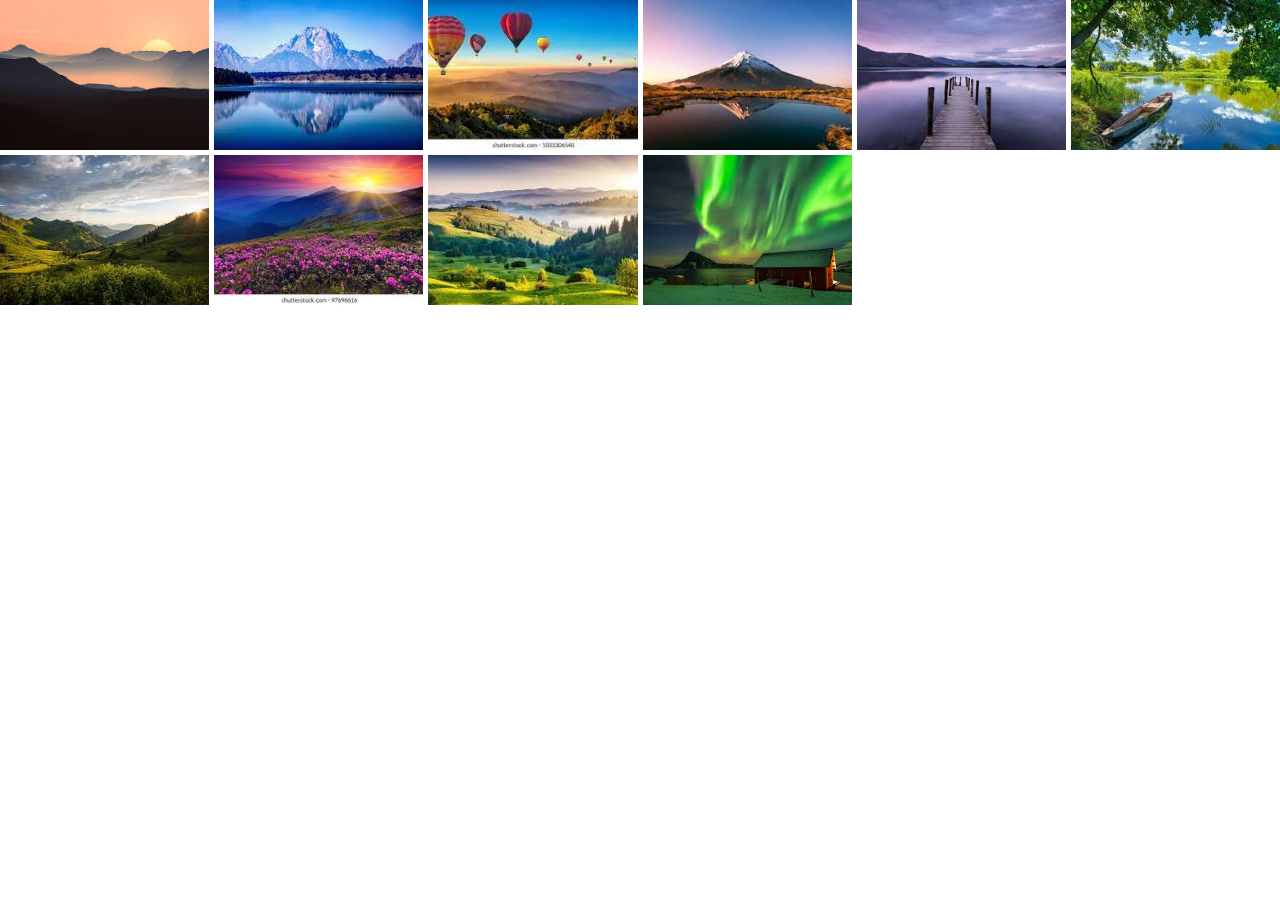
<file: article/index.html>
<!DOCTYPE html>
<html lang="en">
<head>
    <meta charset="UTF-8">
    <meta http-equiv="X-UA-Compatible" content="IE=edge">
    <meta name="viewport" content="width=device-width, initial-scale=1.0">
    <title>Lanscapes</title>
    <link rel="stylesheet" href="./normilize.css">
    <link rel="stylesheet" href="./style.css">
</head>
<body>
    <div class="container">
        <div class="item item1">
            <img src="./assets/img1.jpeg" alt="landscape">
        </div>
        <div class="item item2">
            <img src="./assets/img2.jpeg" alt="landscape">
        </div>
        <div class="item item3">
            <img src="./assets/img3.jpeg" alt="landscape">
        </div>
        <div class="item item4">
            <img src="./assets/img4.jpeg" alt="landscape">
        </div>
        <div class="item item5">
            <img src="./assets/img5.jpeg" alt="landscape">
        </div>
        <div class="item item6">
            <img src="./assets/img6.jpeg" alt="landscape">
        </div>
        <div class="item item7">
            <img src="./assets/img7.jpeg" alt="landscape">
        </div>
        <div class="item item8">
            <img src="./assets/img8.jpeg" alt="landscape">
        </div>
        <div class="item item9">
            <img src="./assets/img9.jpeg" alt="landscape">
        </div>
        <div class="item item10">
            <img src="./assets/img10.jpeg" alt="landscape">
        </div>
    </div>
</body>
</html>
</file>
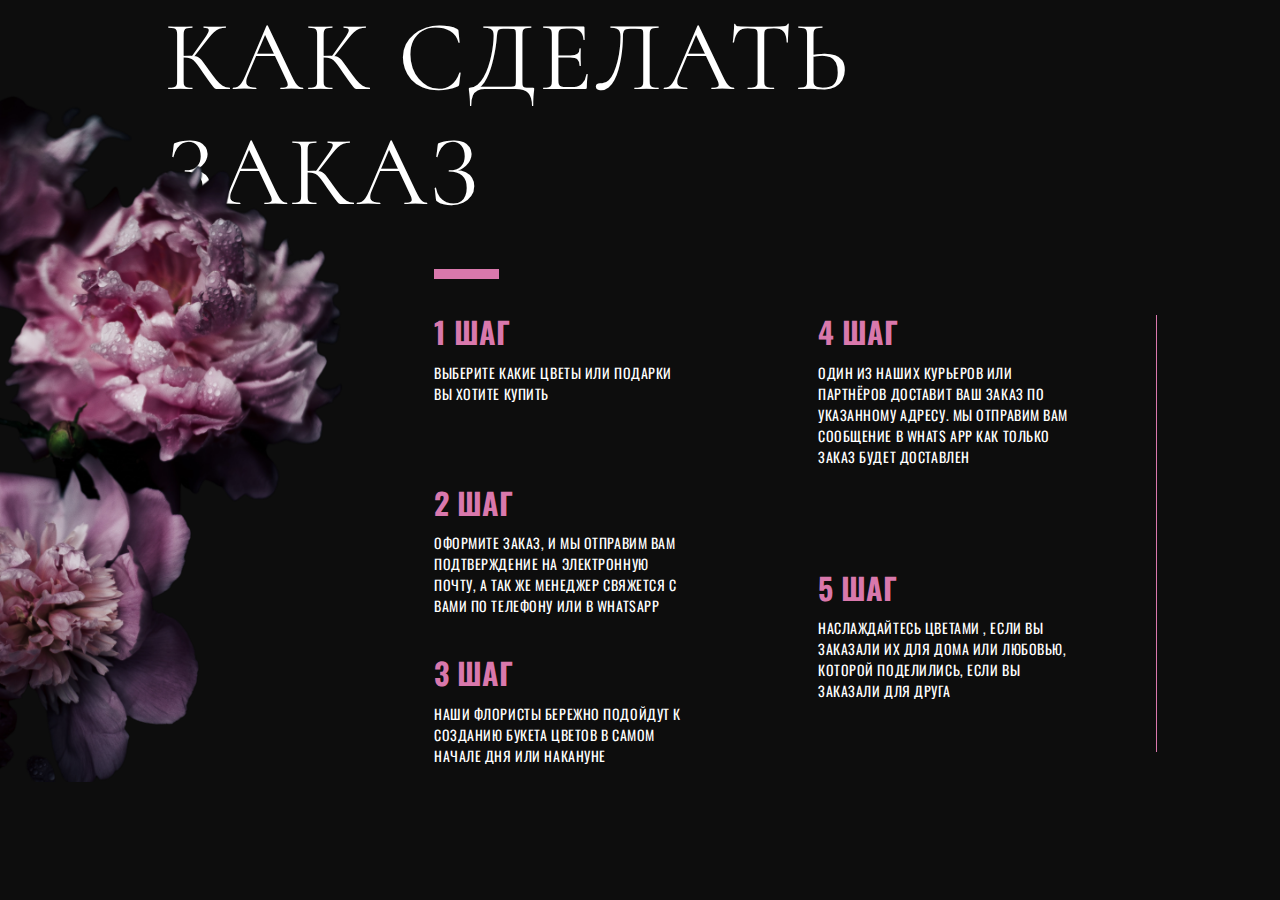
<file: figma/index.html>
<!DOCTYPE html>
<html lang="en">
<head>
    <meta charset="UTF-8">
    <meta http-equiv="X-UA-Compatible" content="IE=edge">
    <meta name="viewport" content="width=device-width, initial-scale=1.0">
    <title>Flowers</title>
    <link rel="stylesheet" href="./normilize.css">
    <link rel="stylesheet" href="./style.css">
</head>
<body>
    <div class="container">
        <h1 class="title">Как сделать<br> заказ</h1>
        <div class="left-sidebar">
            <img class="flower" src="./assets/image 122.png" alt="flower">
        </div>
        <div class="divider">
            <img class="dash" src="./assets/row-line.png" alt="">
        </div>
        <div class="steps">
            <div class="part-1">
                <div class="step-1">
                    <h2 class="step-title">1 шаг</h2>
                    <p class="step-text">Выберите какие цветы или подарки вы хотите купить</p>
                </div>
                <div class="step-2">
                    <h2 class="step-title">2 шаг</h2>
                    <p class="step-text">Оформите заказ, и мы отправим вам подтверждение на электронную почту, а так же менеджер свяжется с вами по телефону или в WhatsApp</p>
                </div>
                <div class="step-3">
                    <h2 class="step-title">3 шаг</h2>
                    <p class="step-text">Наши флористы бережно подойдут к созданию букета цветов в самом начале дня или накануне</p>
                </div>
            </div>
            <div class="part-2">
                <div class="step-4">
                    <h2 class="step-title">4 шаг</h2>
                    <p class="step-text">Один из наших курьеров или партнёров доставит ваш заказ по указанному адресу. Мы отправим вам сообщение в Whats App как только заказ будет доставлен</p>
                </div>
                <div class="step-5">
                    <h2 class="step-title">5 шаг</h2>
                    <p class="step-text">Наслаждайтесь цветами , если вы заказали их для дома или любовью, которой поделились, если вы заказали для друга</p>
                </div>
            </div>
        </div>
        <div class="right-sidebar">
            <img class="line" src="./assets/col-line.png" alt="">
        </div>
    </div>
</body>
</html>
</file>
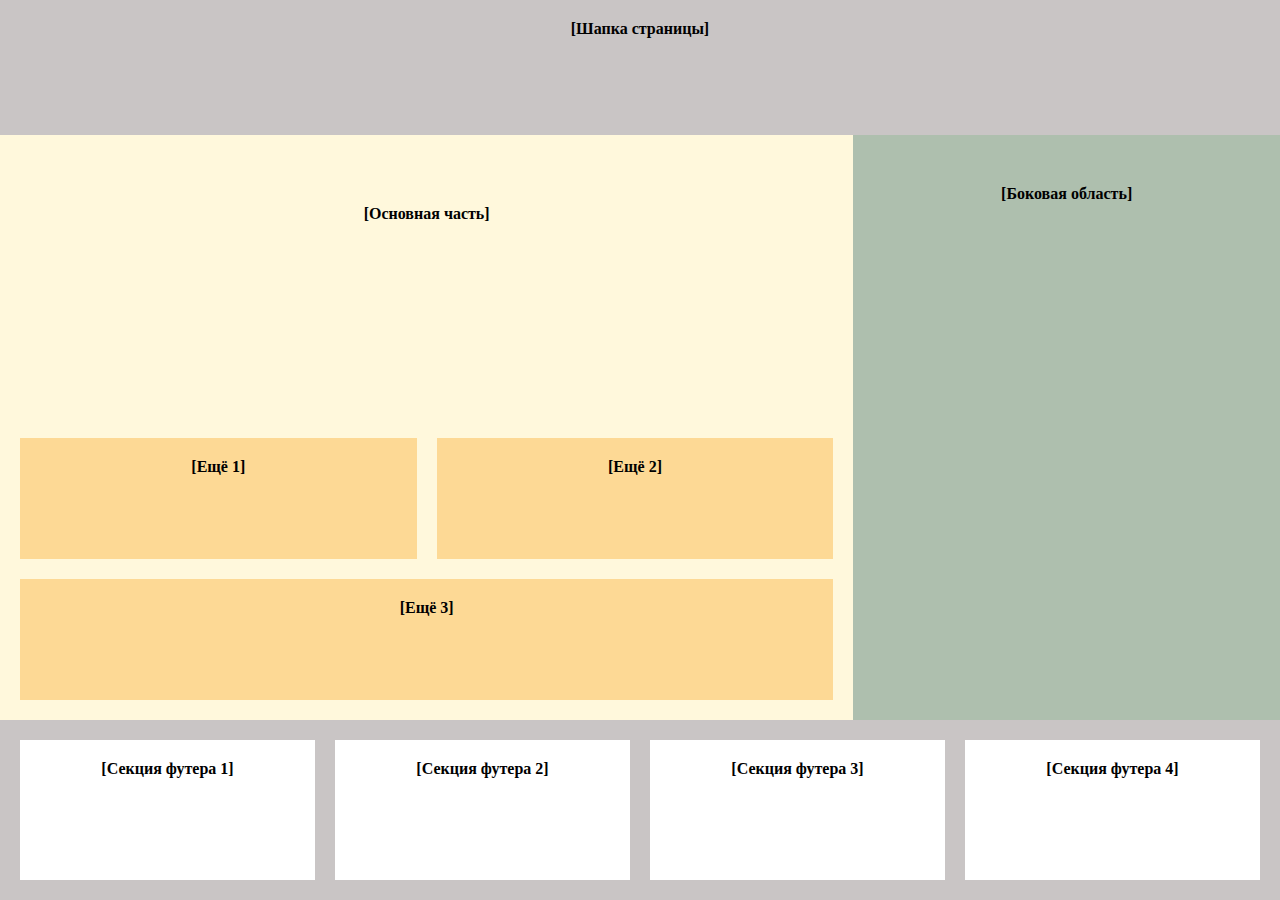
<file: table-adaptive/index.html>
<!DOCTYPE html>
<html lang="en">
<head>
    <meta charset="UTF-8">
    <meta http-equiv="X-UA-Compatible" content="IE=edge">
    <meta name="viewport" content="width=device-width, initial-scale=1.0">
    <title>Table</title>
    <link rel="stylesheet" href="./normilize.css">
    <link rel="stylesheet" href="./style.css">
</head>
<body>
    <div class="container">
        <header class="header">
            [Шапка страницы]
        </header>
        <main class="main">
            <div class="gl-box">
                <div class="box1">
                    [Основная часть]
                </div>
                <div class="box2">
                    <div class="up-box2">[Ещё 1]</div>
                    <div class="up-box2">[Ещё 2]</div>
                </div>
                <div class="box3">[Ещё 3]</div>
            </div>
            <aside class="aside">
                [Боковая область]
            </aside>
        </main>
        <footer class="footer">
            <div class="item">[Секция футера 1]</div>
            <div class="item">[Секция футера 2]</div>
            <div class="item">[Секция футера 3]</div>
            <div class="item">[Секция футера 4]</div>
        </footer>
    </div>
</body>
</html>
</file>
<file: article/style.css>
.container {
    display: grid;
    grid-gap: 5px;
    grid-template-columns: repeat(auto-fit, minmax(200px, 1fr));
    grid-template-rows: repeat(2, 150px);
    /* color: white;
    font-size: 2rem; */
}

/* .item {
    display: flex;
    justify-content: center;
    align-items: center;
} */

/* .item1 {
    background-color:lightgreen;
}
.item2 {
    background-color:gold;
}
.item3 {
    background-color: aqua;
}
.item4 {
    background-color: plum;
}
.item5 {
    background-color: aquamarine;
}
.item6 {
    background-color:orange;
}
.item7 {
    background-color:cornflowerblue;
}
.item8 {
    background-color:hotpink;
}
.item9 {
    background-color:darksalmon;
}
.item10 {
    background-color:palegreen;
} */

.container > div > img {
    width: 100%;
    height: 100%;
    object-fit: cover;
}
</file>
<file: figma/style.css>
@import url('https://fonts.googleapis.com/css2?family=Cormorant&family=Oswald&display=swap');
* {
    box-sizing: border-box;
    margin: 0;
    padding: 0;
}

/* body {
    background: #0d0d0d;
} */

.container {
    max-width: 1440px;
    width: 100%;
    height: 100vh;
    margin: 0 auto;
    display: grid;
    grid-template-areas:
    "ttl ttl ttl"
    "left line line"
    "lefts main rights";
    grid-template-columns: 30% 1fr 15%;
    grid-template-rows: 25% 10px 1fr;
    row-gap: 40px;
    column-gap: 50px;
    background: #0d0d0d;

}

.title {
    grid-area: ttl;
    font-family: Cormorant, Helvetica, sans-serif;
    font-style: normal;
    font-weight: 400;
    font-size: 100px;
    text-transform: uppercase;
    padding-left: 165px;
    /* padding-top: 5px; */
    margin: 0;
    color: white;
    letter-spacing: 0.02em;
    align-self: start;
}

.divider {
    grid-area: line;
}

img {max-width: 100%;}

/* .dash {
    padding-top: 25px;
    padding-bottom: 40px;
} */

.left-sidebar {
    grid-area: lefts;
}

.flower {
    margin-top: -280px;
    padding-right: 20px;
    width: 100%;
}
.steps {
    grid-area: main;
    max-height: 437px;
    /* max-width: 30vw; */
    max-width: 622px;
    width: 100%;
    display: grid;
    grid-template-columns: 1fr 1fr;
    grid-template-rows: 1fr;
    column-gap: 10vw;
    row-gap: 40px;
    align-self: start;
}

.step-title {
    font-family: Oswald, Helvetica, sans-serif;
    font-size: 30px;
    font-weight: 700;
    color: #D978AC;
    text-transform: uppercase;
    padding-bottom: 12px;
}

.step-text {
    font-family: Oswald, Helvetica, sans-serif;;
    font-size: 14px;
    font-weight: 400;
    line-height: 21px;
    letter-spacing: 0.04em;
    text-transform: uppercase;
    color: #FFFFFF;
}

.right-sidebar {
    grid-area: rights;
    height: 437px;
    justify-self: start;
}

.part-1 {
    grid-column: 1/2;
    grid-row: 1/2;
    width: 20vw;
    display: grid;
    grid-template-columns: 1fr;
    grid-template-rows: repeat(3, 1fr);
    row-gap: 40px;
}

.part-2 {
    grid-column: 2/3;
    grid-row: 1/2;
    width: 20vw;
    display: grid;
    grid-template-columns: 1fr;
    grid-template-rows: repeat(2, 1fr);
    row-gap: 40px;
    align-items:stretch;
}

/* p {
    padding-bottom: 40px;
} */

.line {
    padding-left: 50px;
}

@media screen and (max-width: 876px) {
    .title {
        font-size: 80px;
    }
}
</file>
<file: table-adaptive/style.css>
* {
    box-sizing: border-box;
    margin: 0;
    padding: 0;
}

.container {
    display: grid;
    width: 100%;
    height: 100vh;
    margin: 0 auto;
    grid-template-columns: repeat(3, 1fr);
    grid-template-rows: 15% 1fr 1fr 20%;
    font-weight: bolder;
    max-width: 1440px;
}

.header {
    grid-row: 1/2;
    grid-column: 1/4;
    background-color: rgb(201, 197, 197);
    text-align: center;
    padding: 20px;
}

.main {
    grid-row: 2/4;
    grid-column: 1/4;
    display: grid;
    grid-template-columns: repeat(3, 1fr);
    grid-template-rows: repeat(3, 1fr);
}
.gl-box {
    grid-row: 1/4;
    grid-column: 1/3;
    display: grid;
    grid-template-columns: 1fr 1fr;
    grid-template-rows: repeat(4, 1fr);
    background-color:cornsilk;
    padding: 20px;
    gap: 20px;
}

.box1 {
    grid-row: 1/3;
    grid-column: 1/3;
    text-align: center;
    padding-top: 50px;
}

.box2 {
    grid-row: 3/4;
    grid-column: 1/3;
    display: grid;
    grid-template: 100%/ 1fr 1fr;
    gap: 20px;
}

.up-box2 {
    background-color: rgb(253, 217, 149);
    text-align: center;
    padding: 20px;
}

.box3 {
    grid-row: 4/5;
    grid-column: 1/3;
    background-color: rgb(253, 217, 149);
    text-align: center;
    padding: 20px;
}

.aside {
    grid-row: 1/4;
    grid-column: 3/4;
    background-color: rgb(174, 191, 174);
    text-align: center;
    padding-top: 50px;
}

.footer {
    grid-row: 4/5;
    grid-column: 1/4;
    display: grid;
    grid-template-columns: repeat(4, 1fr);
    grid-template-rows: 1fr;
    gap: 20px;
    padding: 20px;
    background-color: rgb(201, 197, 197);
}

.item {
    background-color: #fff;
    text-align: center;
    padding: 20px;
}

@media screen and (max-width: 876px) {
    .container {
        grid-template-columns: repeat(3, 1fr);
        grid-template-rows: 15% 1fr 1fr 22%;
    }

    .header {
        grid-row: 1/2;
        grid-column: 1/4;
    }
    .main {
        grid-row: 2/4;
        grid-column: 1/4;
    }
    .aside {
        grid-row: 1/4;
        grid-column: 3/4;
        padding-top: 30px;
    }
    .footer {
        grid-row: 4/5;
        grid-column: 1/4;
        display: grid;
        grid-template-columns: 1fr 1fr;
        grid-template-rows: 1fr 1fr;
        gap: 10px;
        padding: 10px;
    }

    .gl-box {
        grid-row: 1/4;
        grid-column: 1/3;
        display: grid;
        grid-template-columns: 1fr;
        grid-template-rows: 2fr repeat(3, 1fr);
        padding: 10px;
        gap: 10px;
    }

    .box1 {
        grid-row: 1/2;
        grid-column: 1/2;
        padding-top: 30px;
    }

    .box2 {
        grid-row: 2/4;
        grid-column: 1/2;
        display: grid;
        grid-template: 1fr 1fr/ 1fr;
        gap: 10px;
    }

    .box3 {
        grid-row: 4/5;
        grid-column: 1/2;
    }
}
</file>
<file: article/normilize.css>
/*! normalize.css v8.0.1 | MIT License | github.com/necolas/normalize.css */

/* Document
   ========================================================================== */

/**
 * 1. Correct the line height in all browsers.
 * 2. Prevent adjustments of font size after orientation changes in iOS.
 */

  html {
  line-height: 1.15; /* 1 */
  -webkit-text-size-adjust: 100%; /* 2 */
}

  /* Sections
     ========================================================================== */

  /**
   * Remove the margin in all browsers.
   */

  body {
    margin: 0;
  }

  /**
   * Render the `main` element consistently in IE.
   */

  main {
    display: block;
  }

  /**
   * Correct the font size and margin on `h1` elements within `section` and
   * `article` contexts in Chrome, Firefox, and Safari.
   */

  h1 {
    font-size: 2em;
    margin: 0.67em 0;
  }

  /* Grouping content
     ========================================================================== */

  /**
   * 1. Add the correct box sizing in Firefox.
   * 2. Show the overflow in Edge and IE.
   */

  hr {
    box-sizing: content-box; /* 1 */
    height: 0; /* 1 */
    overflow: visible; /* 2 */
  }

  /**
   * 1. Correct the inheritance and scaling of font size in all browsers.
   * 2. Correct the odd `em` font sizing in all browsers.
   */

  pre {
    font-family: monospace, monospace; /* 1 */
    font-size: 1em; /* 2 */
  }

  /* Text-level semantics
     ========================================================================== */

  /**
   * Remove the gray background on active links in IE 10.
   */

  a {
    background-color: transparent;
  }

  /**
   * 1. Remove the bottom border in Chrome 57-
   * 2. Add the correct text decoration in Chrome, Edge, IE, Opera, and Safari.
   */

  abbr[title] {
    border-bottom: none; /* 1 */
    text-decoration: underline; /* 2 */
    text-decoration: underline dotted; /* 2 */
  }

  /**
   * Add the correct font weight in Chrome, Edge, and Safari.
   */

  b,
  strong {
    font-weight: bolder;
  }

  /**
   * 1. Correct the inheritance and scaling of font size in all browsers.
   * 2. Correct the odd `em` font sizing in all browsers.
   */

  code,
  kbd,
  samp {
    font-family: monospace, monospace; /* 1 */
    font-size: 1em; /* 2 */
  }

  /**
   * Add the correct font size in all browsers.
   */

  small {
    font-size: 80%;
  }

  /**
   * Prevent `sub` and `sup` elements from affecting the line height in
   * all browsers.
   */

  sub,
  sup {
    font-size: 75%;
    line-height: 0;
    position: relative;
    vertical-align: baseline;
  }

  sub {
    bottom: -0.25em;
  }

  sup {
    top: -0.5em;
  }

  /* Embedded content
     ========================================================================== */

  /**
   * Remove the border on images inside links in IE 10.
   */

  img {
    border-style: none;
  }

  /* Forms
     ========================================================================== */

  /**
   * 1. Change the font styles in all browsers.
   * 2. Remove the margin in Firefox and Safari.
   */

  button,
  input,
  optgroup,
  select,
  textarea {
    font-family: inherit; /* 1 */
    font-size: 100%; /* 1 */
    line-height: 1.15; /* 1 */
    margin: 0; /* 2 */
  }

  /**
   * Show the overflow in IE.
   * 1. Show the overflow in Edge.
   */

  button,
  input { /* 1 */
    overflow: visible;
  }

  /**
   * Remove the inheritance of text transform in Edge, Firefox, and IE.
   * 1. Remove the inheritance of text transform in Firefox.
   */

  button,
  select { /* 1 */
    text-transform: none;
  }

  /**
   * Correct the inability to style clickable types in iOS and Safari.
   */

  button,
  [type="button"],
  [type="reset"],
  [type="submit"] {
    -webkit-appearance: button;
  }

  /**
   * Remove the inner border and padding in Firefox.
   */

  button::-moz-focus-inner,
  [type="button"]::-moz-focus-inner,
  [type="reset"]::-moz-focus-inner,
  [type="submit"]::-moz-focus-inner {
    border-style: none;
    padding: 0;
  }

  /**
   * Restore the focus styles unset by the previous rule.
   */

  button:-moz-focusring,
  [type="button"]:-moz-focusring,
  [type="reset"]:-moz-focusring,
  [type="submit"]:-moz-focusring {
    outline: 1px dotted ButtonText;
  }

  /**
   * Correct the padding in Firefox.
   */

  fieldset {
    padding: 0.35em 0.75em 0.625em;
  }

  /**
   * 1. Correct the text wrapping in Edge and IE.
   * 2. Correct the color inheritance from `fieldset` elements in IE.
   * 3. Remove the padding so developers are not caught out when they zero out
   *    `fieldset` elements in all browsers.
   */

  legend {
    box-sizing: border-box; /* 1 */
    color: inherit; /* 2 */
    display: table; /* 1 */
    max-width: 100%; /* 1 */
    padding: 0; /* 3 */
    white-space: normal; /* 1 */
  }

  /**
   * Add the correct vertical alignment in Chrome, Firefox, and Opera.
   */

  progress {
    vertical-align: baseline;
  }

  /**
   * Remove the default vertical scrollbar in IE 10+.
   */

  textarea {
    overflow: auto;
  }

  /**
   * 1. Add the correct box sizing in IE 10.
   * 2. Remove the padding in IE 10.
   */

  [type="checkbox"],
  [type="radio"] {
    box-sizing: border-box; /* 1 */
    padding: 0; /* 2 */
  }

  /**
   * Correct the cursor style of increment and decrement buttons in Chrome.
   */

  [type="number"]::-webkit-inner-spin-button,
  [type="number"]::-webkit-outer-spin-button {
    height: auto;
  }

  /**
   * 1. Correct the odd appearance in Chrome and Safari.
   * 2. Correct the outline style in Safari.
   */

  [type="search"] {
    -webkit-appearance: textfield; /* 1 */
    outline-offset: -2px; /* 2 */
  }

  /**
   * Remove the inner padding in Chrome and Safari on macOS.
   */

  [type="search"]::-webkit-search-decoration {
    -webkit-appearance: none;
  }

  /**
   * 1. Correct the inability to style clickable types in iOS and Safari.
   * 2. Change font properties to `inherit` in Safari.
   */

  ::-webkit-file-upload-button {
    -webkit-appearance: button; /* 1 */
    font: inherit; /* 2 */
  }

  /* Interactive
     ========================================================================== */

  /*
   * Add the correct display in Edge, IE 10+, and Firefox.
   */

  details {
    display: block;
  }

  /*
   * Add the correct display in all browsers.
   */

  summary {
    display: list-item;
  }

  /* Misc
     ========================================================================== */

  /**
   * Add the correct display in IE 10+.
   */

  template {
    display: none;
  }

  /**
   * Add the correct display in IE 10.
   */

  [hidden] {
    display: none;
  }
</file>
<file: figma/normilize.css>
/*! normalize.css v8.0.1 | MIT License | github.com/necolas/normalize.css */

/* Document
   ========================================================================== */

/**
 * 1. Correct the line height in all browsers.
 * 2. Prevent adjustments of font size after orientation changes in iOS.
 */

  html {
  line-height: 1.15; /* 1 */
  -webkit-text-size-adjust: 100%; /* 2 */
}

  /* Sections
     ========================================================================== */

  /**
   * Remove the margin in all browsers.
   */

  body {
    margin: 0;
  }

  /**
   * Render the `main` element consistently in IE.
   */

  main {
    display: block;
  }

  /**
   * Correct the font size and margin on `h1` elements within `section` and
   * `article` contexts in Chrome, Firefox, and Safari.
   */

  h1 {
    font-size: 2em;
    margin: 0.67em 0;
  }

  /* Grouping content
     ========================================================================== */

  /**
   * 1. Add the correct box sizing in Firefox.
   * 2. Show the overflow in Edge and IE.
   */

  hr {
    box-sizing: content-box; /* 1 */
    height: 0; /* 1 */
    overflow: visible; /* 2 */
  }

  /**
   * 1. Correct the inheritance and scaling of font size in all browsers.
   * 2. Correct the odd `em` font sizing in all browsers.
   */

  pre {
    font-family: monospace, monospace; /* 1 */
    font-size: 1em; /* 2 */
  }

  /* Text-level semantics
     ========================================================================== */

  /**
   * Remove the gray background on active links in IE 10.
   */

  a {
    background-color: transparent;
  }

  /**
   * 1. Remove the bottom border in Chrome 57-
   * 2. Add the correct text decoration in Chrome, Edge, IE, Opera, and Safari.
   */

  abbr[title] {
    border-bottom: none; /* 1 */
    text-decoration: underline; /* 2 */
    text-decoration: underline dotted; /* 2 */
  }

  /**
   * Add the correct font weight in Chrome, Edge, and Safari.
   */

  b,
  strong {
    font-weight: bolder;
  }

  /**
   * 1. Correct the inheritance and scaling of font size in all browsers.
   * 2. Correct the odd `em` font sizing in all browsers.
   */

  code,
  kbd,
  samp {
    font-family: monospace, monospace; /* 1 */
    font-size: 1em; /* 2 */
  }

  /**
   * Add the correct font size in all browsers.
   */

  small {
    font-size: 80%;
  }

  /**
   * Prevent `sub` and `sup` elements from affecting the line height in
   * all browsers.
   */

  sub,
  sup {
    font-size: 75%;
    line-height: 0;
    position: relative;
    vertical-align: baseline;
  }

  sub {
    bottom: -0.25em;
  }

  sup {
    top: -0.5em;
  }

  /* Embedded content
     ========================================================================== */

  /**
   * Remove the border on images inside links in IE 10.
   */

  img {
    border-style: none;
  }

  /* Forms
     ========================================================================== */

  /**
   * 1. Change the font styles in all browsers.
   * 2. Remove the margin in Firefox and Safari.
   */

  button,
  input,
  optgroup,
  select,
  textarea {
    font-family: inherit; /* 1 */
    font-size: 100%; /* 1 */
    line-height: 1.15; /* 1 */
    margin: 0; /* 2 */
  }

  /**
   * Show the overflow in IE.
   * 1. Show the overflow in Edge.
   */

  button,
  input { /* 1 */
    overflow: visible;
  }

  /**
   * Remove the inheritance of text transform in Edge, Firefox, and IE.
   * 1. Remove the inheritance of text transform in Firefox.
   */

  button,
  select { /* 1 */
    text-transform: none;
  }

  /**
   * Correct the inability to style clickable types in iOS and Safari.
   */

  button,
  [type="button"],
  [type="reset"],
  [type="submit"] {
    -webkit-appearance: button;
  }

  /**
   * Remove the inner border and padding in Firefox.
   */

  button::-moz-focus-inner,
  [type="button"]::-moz-focus-inner,
  [type="reset"]::-moz-focus-inner,
  [type="submit"]::-moz-focus-inner {
    border-style: none;
    padding: 0;
  }

  /**
   * Restore the focus styles unset by the previous rule.
   */

  button:-moz-focusring,
  [type="button"]:-moz-focusring,
  [type="reset"]:-moz-focusring,
  [type="submit"]:-moz-focusring {
    outline: 1px dotted ButtonText;
  }

  /**
   * Correct the padding in Firefox.
   */

  fieldset {
    padding: 0.35em 0.75em 0.625em;
  }

  /**
   * 1. Correct the text wrapping in Edge and IE.
   * 2. Correct the color inheritance from `fieldset` elements in IE.
   * 3. Remove the padding so developers are not caught out when they zero out
   *    `fieldset` elements in all browsers.
   */

  legend {
    box-sizing: border-box; /* 1 */
    color: inherit; /* 2 */
    display: table; /* 1 */
    max-width: 100%; /* 1 */
    padding: 0; /* 3 */
    white-space: normal; /* 1 */
  }

  /**
   * Add the correct vertical alignment in Chrome, Firefox, and Opera.
   */

  progress {
    vertical-align: baseline;
  }

  /**
   * Remove the default vertical scrollbar in IE 10+.
   */

  textarea {
    overflow: auto;
  }

  /**
   * 1. Add the correct box sizing in IE 10.
   * 2. Remove the padding in IE 10.
   */

  [type="checkbox"],
  [type="radio"] {
    box-sizing: border-box; /* 1 */
    padding: 0; /* 2 */
  }

  /**
   * Correct the cursor style of increment and decrement buttons in Chrome.
   */

  [type="number"]::-webkit-inner-spin-button,
  [type="number"]::-webkit-outer-spin-button {
    height: auto;
  }

  /**
   * 1. Correct the odd appearance in Chrome and Safari.
   * 2. Correct the outline style in Safari.
   */

  [type="search"] {
    -webkit-appearance: textfield; /* 1 */
    outline-offset: -2px; /* 2 */
  }

  /**
   * Remove the inner padding in Chrome and Safari on macOS.
   */

  [type="search"]::-webkit-search-decoration {
    -webkit-appearance: none;
  }

  /**
   * 1. Correct the inability to style clickable types in iOS and Safari.
   * 2. Change font properties to `inherit` in Safari.
   */

  ::-webkit-file-upload-button {
    -webkit-appearance: button; /* 1 */
    font: inherit; /* 2 */
  }

  /* Interactive
     ========================================================================== */

  /*
   * Add the correct display in Edge, IE 10+, and Firefox.
   */

  details {
    display: block;
  }

  /*
   * Add the correct display in all browsers.
   */

  summary {
    display: list-item;
  }

  /* Misc
     ========================================================================== */

  /**
   * Add the correct display in IE 10+.
   */

  template {
    display: none;
  }

  /**
   * Add the correct display in IE 10.
   */

  [hidden] {
    display: none;
  }
</file>
<file: table-adaptive/normilize.css>
/*! normalize.css v8.0.1 | MIT License | github.com/necolas/normalize.css */

/* Document
   ========================================================================== */

/**
 * 1. Correct the line height in all browsers.
 * 2. Prevent adjustments of font size after orientation changes in iOS.
 */

  html {
  line-height: 1.15; /* 1 */
  -webkit-text-size-adjust: 100%; /* 2 */
}

  /* Sections
     ========================================================================== */

  /**
   * Remove the margin in all browsers.
   */

  body {
    margin: 0;
  }

  /**
   * Render the `main` element consistently in IE.
   */

  main {
    display: block;
  }

  /**
   * Correct the font size and margin on `h1` elements within `section` and
   * `article` contexts in Chrome, Firefox, and Safari.
   */

  h1 {
    font-size: 2em;
    margin: 0.67em 0;
  }

  /* Grouping content
     ========================================================================== */

  /**
   * 1. Add the correct box sizing in Firefox.
   * 2. Show the overflow in Edge and IE.
   */

  hr {
    box-sizing: content-box; /* 1 */
    height: 0; /* 1 */
    overflow: visible; /* 2 */
  }

  /**
   * 1. Correct the inheritance and scaling of font size in all browsers.
   * 2. Correct the odd `em` font sizing in all browsers.
   */

  pre {
    font-family: monospace, monospace; /* 1 */
    font-size: 1em; /* 2 */
  }

  /* Text-level semantics
     ========================================================================== */

  /**
   * Remove the gray background on active links in IE 10.
   */

  a {
    background-color: transparent;
  }

  /**
   * 1. Remove the bottom border in Chrome 57-
   * 2. Add the correct text decoration in Chrome, Edge, IE, Opera, and Safari.
   */

  abbr[title] {
    border-bottom: none; /* 1 */
    text-decoration: underline; /* 2 */
    text-decoration: underline dotted; /* 2 */
  }

  /**
   * Add the correct font weight in Chrome, Edge, and Safari.
   */

  b,
  strong {
    font-weight: bolder;
  }

  /**
   * 1. Correct the inheritance and scaling of font size in all browsers.
   * 2. Correct the odd `em` font sizing in all browsers.
   */

  code,
  kbd,
  samp {
    font-family: monospace, monospace; /* 1 */
    font-size: 1em; /* 2 */
  }

  /**
   * Add the correct font size in all browsers.
   */

  small {
    font-size: 80%;
  }

  /**
   * Prevent `sub` and `sup` elements from affecting the line height in
   * all browsers.
   */

  sub,
  sup {
    font-size: 75%;
    line-height: 0;
    position: relative;
    vertical-align: baseline;
  }

  sub {
    bottom: -0.25em;
  }

  sup {
    top: -0.5em;
  }

  /* Embedded content
     ========================================================================== */

  /**
   * Remove the border on images inside links in IE 10.
   */

  img {
    border-style: none;
  }

  /* Forms
     ========================================================================== */

  /**
   * 1. Change the font styles in all browsers.
   * 2. Remove the margin in Firefox and Safari.
   */

  button,
  input,
  optgroup,
  select,
  textarea {
    font-family: inherit; /* 1 */
    font-size: 100%; /* 1 */
    line-height: 1.15; /* 1 */
    margin: 0; /* 2 */
  }

  /**
   * Show the overflow in IE.
   * 1. Show the overflow in Edge.
   */

  button,
  input { /* 1 */
    overflow: visible;
  }

  /**
   * Remove the inheritance of text transform in Edge, Firefox, and IE.
   * 1. Remove the inheritance of text transform in Firefox.
   */

  button,
  select { /* 1 */
    text-transform: none;
  }

  /**
   * Correct the inability to style clickable types in iOS and Safari.
   */

  button,
  [type="button"],
  [type="reset"],
  [type="submit"] {
    -webkit-appearance: button;
  }

  /**
   * Remove the inner border and padding in Firefox.
   */

  button::-moz-focus-inner,
  [type="button"]::-moz-focus-inner,
  [type="reset"]::-moz-focus-inner,
  [type="submit"]::-moz-focus-inner {
    border-style: none;
    padding: 0;
  }

  /**
   * Restore the focus styles unset by the previous rule.
   */

  button:-moz-focusring,
  [type="button"]:-moz-focusring,
  [type="reset"]:-moz-focusring,
  [type="submit"]:-moz-focusring {
    outline: 1px dotted ButtonText;
  }

  /**
   * Correct the padding in Firefox.
   */

  fieldset {
    padding: 0.35em 0.75em 0.625em;
  }

  /**
   * 1. Correct the text wrapping in Edge and IE.
   * 2. Correct the color inheritance from `fieldset` elements in IE.
   * 3. Remove the padding so developers are not caught out when they zero out
   *    `fieldset` elements in all browsers.
   */

  legend {
    box-sizing: border-box; /* 1 */
    color: inherit; /* 2 */
    display: table; /* 1 */
    max-width: 100%; /* 1 */
    padding: 0; /* 3 */
    white-space: normal; /* 1 */
  }

  /**
   * Add the correct vertical alignment in Chrome, Firefox, and Opera.
   */

  progress {
    vertical-align: baseline;
  }

  /**
   * Remove the default vertical scrollbar in IE 10+.
   */

  textarea {
    overflow: auto;
  }

  /**
   * 1. Add the correct box sizing in IE 10.
   * 2. Remove the padding in IE 10.
   */

  [type="checkbox"],
  [type="radio"] {
    box-sizing: border-box; /* 1 */
    padding: 0; /* 2 */
  }

  /**
   * Correct the cursor style of increment and decrement buttons in Chrome.
   */

  [type="number"]::-webkit-inner-spin-button,
  [type="number"]::-webkit-outer-spin-button {
    height: auto;
  }

  /**
   * 1. Correct the odd appearance in Chrome and Safari.
   * 2. Correct the outline style in Safari.
   */

  [type="search"] {
    -webkit-appearance: textfield; /* 1 */
    outline-offset: -2px; /* 2 */
  }

  /**
   * Remove the inner padding in Chrome and Safari on macOS.
   */

  [type="search"]::-webkit-search-decoration {
    -webkit-appearance: none;
  }

  /**
   * 1. Correct the inability to style clickable types in iOS and Safari.
   * 2. Change font properties to `inherit` in Safari.
   */

  ::-webkit-file-upload-button {
    -webkit-appearance: button; /* 1 */
    font: inherit; /* 2 */
  }

  /* Interactive
     ========================================================================== */

  /*
   * Add the correct display in Edge, IE 10+, and Firefox.
   */

  details {
    display: block;
  }

  /*
   * Add the correct display in all browsers.
   */

  summary {
    display: list-item;
  }

  /* Misc
     ========================================================================== */

  /**
   * Add the correct display in IE 10+.
   */

  template {
    display: none;
  }

  /**
   * Add the correct display in IE 10.
   */

  [hidden] {
    display: none;
  }
</file>
